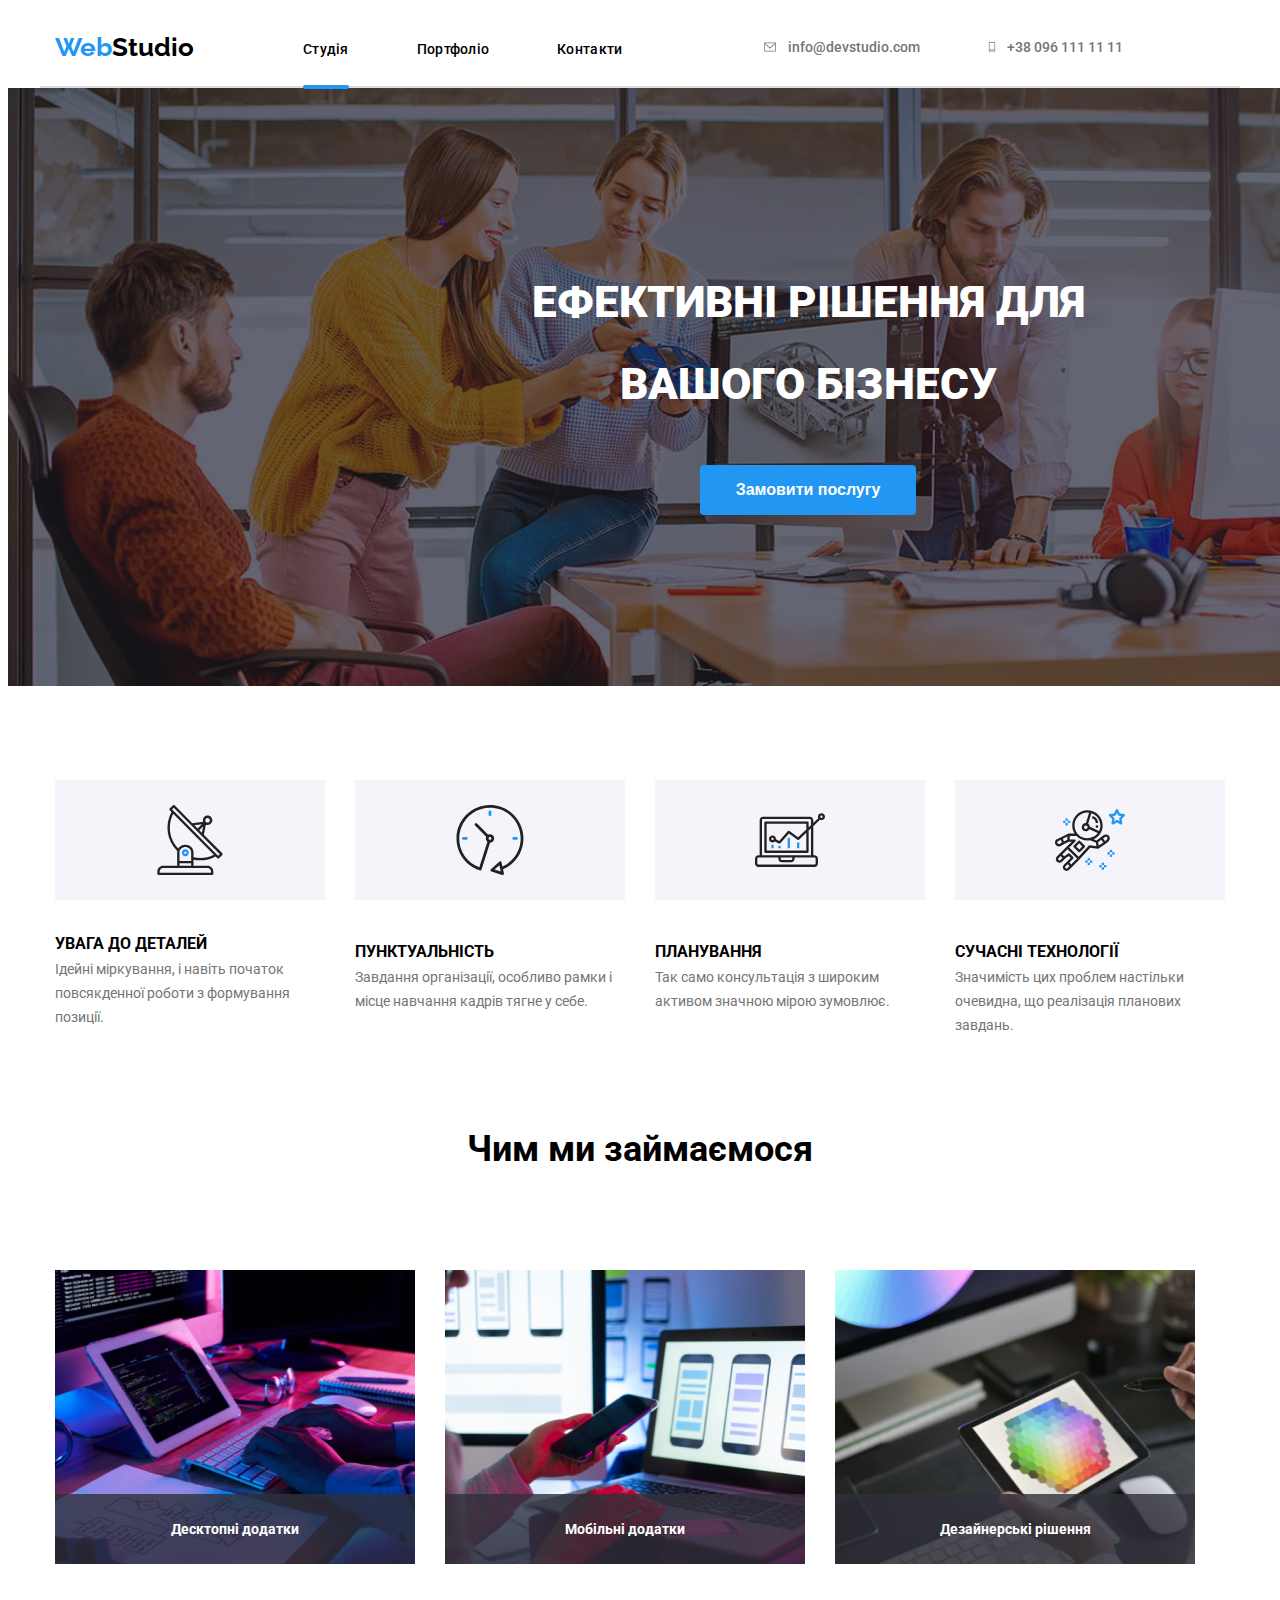
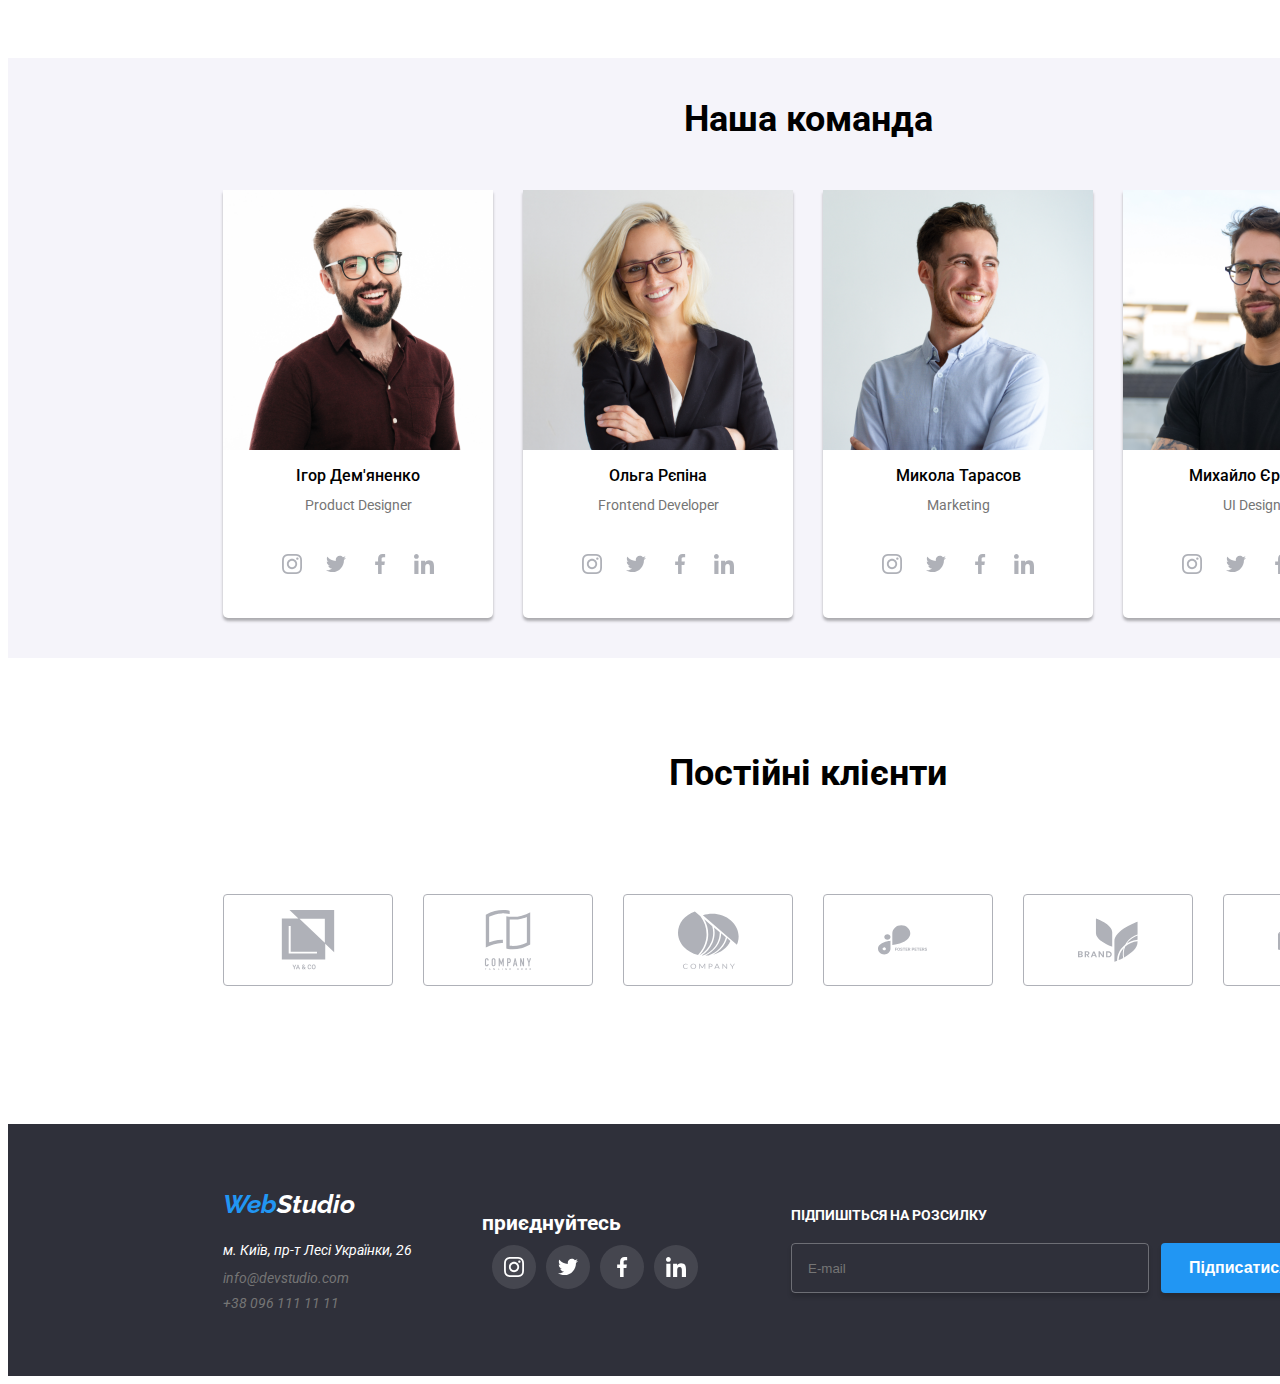
<file: index.html>
<!DOCTYPE html>
<html lang="uk">
  <head>
    <meta charset="UTF-8" />
    <meta name="viewport" content="width=device-width, initial-scale=1.0" />
    <title>ДЗ 26</title>
    <link rel="preconnect" href="https://fonts.googleapis.com" />
    <link rel="preconnect" href="https://fonts.gstatic.com" crossorigin />
    <link
      href="https://fonts.googleapis.com/css2?family=Raleway:ital,wght@0,700;1,700&family=Roboto:wght@400;500;700;900&display=swap"
      rel="stylesheet" />
    <link rel="stylesheet" href="./css/normalize.css" />
    <link rel="stylesheet" href="./css/style.css" />
  </head>
  <body>
    <header class="header">
      <div class="container header-flex">
        <nav class="header-navigation">
          <a class="header-logo" href="./portfolio.html"
            >Web<span class="studio">Studio</span></a
          >
          <ul class="header-nav-list">
            <li class="header-nav-item">
              <a class="header-nav-link current" href="./index.html">Студія</a>
            </li>
            <li class="header-nav-item">
              <a class="header-nav-link" href="./portfolio.html">Портфоліо</a>
            </li>
            <li class="header-nav-item">
              <a class="header-nav-link" href="./portfolio.html">Контакти</a>
            </li>
          </ul>
        </nav>
        <ul class="header-contact-list">
          <li class="header-contact-item">
            <svg class="contact-item" width="16" height="12">
              <use href="./img/sprite.svg#icon-gmail"></use>
            </svg>
            <a class="header-contact-link" href="mailto:info@devstudio.com"
              >info@devstudio.com</a
            >
          </li>
          <li class="header-contact-item">
            <svg class="contact-item" width="10" height="16">
              <use href="./img/sprite.svg#icon-smartphone"></use>
            </svg>
            <a class="header-contact-link" href="tel:+380961111111"
              >+38 096 111 11 11</a
            >
          </li>
        </ul>
      </div>
    </header>
    <main class="main">
      <section class="hero">
        <div class="container hero-flex">
          <h2 class="hero-title">
            ЕФЕКТИВНІ РІШЕННЯ ДЛЯ <span class="business">ВАШОГО БІЗНЕСУ</span>
          </h2>
          <button type="button" class="hero-btn btn-open" data-open-modal>
            Замовити послугу
          </button>
        </div>
      </section>
      <section class="advantages">
        <div class="container">
          <ul class="advantages-list">
            <li class="advantages-item-antenna">
              <h3 class="advantages-headline">УВАГА ДО ДЕТАЛЕЙ</h3>
              <p class="advantages-text">
                Ідейні міркування, і навіть початок повсякденної роботи з
                формування позиції.
              </p>
            </li>
            <li class="advantages-item-clock">
              <h3 class="advantages-headline">ПУНКТУАЛЬНІСТЬ</h3>
              <p class="advantages-text">
                Завдання організації, особливо рамки і місце навчання кадрів
                тягне у себе.
              </p>
            </li>
            <li class="advantages-item-computer">
              <h3 class="advantages-headline">ПЛАНУВАННЯ</h3>
              <p class="advantages-text">
                Так само консультація з широким активом значною мірою зумовлює.
              </p>
            </li>
            <li class="advantages-item-astronaut">
              <h3 class="advantages-headline">СУЧАСНІ ТЕХНОЛОГІЇ</h3>
              <p class="advantages-text">
                Значимість цих проблем настільки очевидна, що реалізація
                планових завдань.
              </p>
            </li>
          </ul>
        </div>
      </section>
      <section class="examples">
        <div class="container">
          <h2 class="examples-headline">Чим ми займаємося</h2>
          <ul class="examples-list">
            <li class="examples-item">
              <div class="example-item-wrapp">
              <img
                src="./img/work.png"
                alt="програмування"
                class="examples-img"
                width="200" />
                  <div class="example-item-wrapp-text">Десктопні додатки</div>
                </div>
            </li>
            <li class="examples-item">
              <div class="example-item-wrapp">
              <img
                src="./img/design.png"
                alt="дизайн"
                class="examples-img"
                width="200" />
                <div class="example-item-wrapp-text">Мобільні додатки</div>
              </div>
            </li>
            <li class="examples-item">
              <div class="example-item-wrapp">
              <img
                src="./img/colour.png"
                alt="огляд"
                class="examples-img"
                width="200" />
                <div class="example-item-wrapp-text">Дезайнерські рішення</div>
                </div>
            </li>
          </ul>
        </div>
      </section>
      <section class="team">
        <div class="container team-flex">
          <h2 class="team-headline-title">Наша команда</h2>
          <ul class="team-list">
            <li class="team-item">
              <figure class="team-examples">
                <img
                  src="./img/igor.png"
                  alt="Ігор Дем'яненко"
                  class="team-img"
                  width="200" />
                <figcaption class="team-signature">
                  <h3 class="team-name">Ігор Дем'яненко</h3>
                  <p class="team-text">Product Designer</p>
                </figcaption>
                <ul class="team-social-list">
                  <li class="team-social-item">
                    <a class="team-social-link" href="#1">
                      <svg class="team-social-icon" width="20" height="20">
                        <use href="./img/sprite.svg#icon-instagram"></use>
                      </svg>
                    </a>
                  </li>
                  <li class="team-social-item">
                    <a class="team-social-link" href="#1">
                      <svg class="team-social-icon" width="20" height="20">
                        <use href="./img/sprite.svg#icon-twitter"></use>
                      </svg>
                    </a>
                  </li>
                  <li class="team-social-item">
                    <a class="team-social-link" href="#1">
                      <svg class="team-social-icon" width="20" height="20">
                        <use href="./img/sprite.svg#icon-facebook"></use>
                      </svg>
                    </a>
                  </li>
                  <li class="team-social-item">
                    <a class="team-social-link" href="#1">
                      <svg class="team-social-icon" width="20" height="20">
                        <use href="./img/sprite.svg#icon-linkedin"></use>
                      </svg>
                    </a>
                  </li>
                </ul>
              </figure>
            </li>
            <li class="team-item">
              <figure class="team-examples">
                <img
                  src="./img/olga.png"
                  alt="Ольга Рєпіна"
                  class="team-img"
                  width="200" />
                <figcaption class="team-signature">
                  <h3 class="team-name">Ольга Рєпіна</h3>
                  <p class="team-text">Frontend Developer</p>
                </figcaption>
                <ul class="team-social-list">
                  <li class="team-social-item">
                    <a class="team-social-link" href="#1">
                      <svg class="team-social-icon" width="20" height="20">
                        <use href="./img/sprite.svg#icon-instagram"></use>
                      </svg>
                    </a>
                  </li>
                  <li class="team-social-item">
                    <a class="team-social-link" href="#1">
                      <svg class="team-social-icon" width="20" height="20">
                        <use href="./img/sprite.svg#icon-twitter"></use>
                      </svg>
                    </a>
                  </li>
                  <li class="team-social-item">
                    <a class="team-social-link" href="#1">
                      <svg class="team-social-icon" width="20" height="20">
                        <use href="./img/sprite.svg#icon-facebook"></use>
                      </svg>
                    </a>
                  </li>
                  <li class="team-social-item">
                    <a class="team-social-link" href="#1">
                      <svg class="team-social-icon" width="20" height="20">
                        <use href="./img/sprite.svg#icon-linkedin"></use>
                      </svg>
                    </a>
                  </li>
                </ul>
              </figure>
            </li>
            <li class="team-item">
              <figure class="team-examples">
                <img
                  src="./img/mykola.png"
                  alt="Микола Тарасов"
                  class="team-img"
                  width="200" />
                <figcaption class="team-signature">
                  <h3 class="team-name">Микола Тарасов</h3>
                  <p class="team-text">Marketing</p>
                </figcaption>
                <ul class="team-social-list">
                  <li class="team-social-item">
                    <a class="team-social-link" href="#1">
                      <svg class="team-social-icon" width="20" height="20">
                        <use href="./img/sprite.svg#icon-instagram"></use>
                      </svg>
                    </a>
                  </li>
                  <li class="team-social-item">
                    <a class="team-social-link" href="#1">
                      <svg class="team-social-icon" width="20" height="20">
                        <use href="./img/sprite.svg#icon-twitter"></use>
                      </svg>
                    </a>
                  </li>
                  <li class="team-social-item">
                    <a class="team-social-link" href="#1">
                      <svg class="team-social-icon" width="20" height="20">
                        <use href="./img/sprite.svg#icon-facebook"></use>
                      </svg>
                    </a>
                  </li>
                  <li class="team-social-item">
                    <a class="team-social-link" href="#1">
                      <svg class="team-social-icon" width="20" height="20">
                        <use href="./img/sprite.svg#icon-linkedin"></use>
                      </svg>
                    </a>
                  </li>
                </ul>
              </figure>
            </li>
            <li class="team-item">
              <figure class="team-examples">
                <img
                  src="./img/mykhailo.png"
                  alt="Михайло Єрмаков"
                  class="team-img"
                  width="200" />
                <figcaption class="team-signature">
                  <h3 class="team-name">Михайло Єрмаков</h3>
                  <p class="team-text">UI Designer</p>
                </figcaption>
                <ul class="team-social-list">
                  <li class="team-social-item">
                    <a class="team-social-link" href="#1">
                      <svg class="team-social-icon" width="20" height="20">
                        <use href="./img/sprite.svg#icon-instagram"></use>
                      </svg>
                    </a>
                  </li>
                  <li class="team-social-item">
                    <a class="team-social-link" href="#1">
                      <svg class="team-social-icon" width="20" height="20">
                        <use href="./img/sprite.svg#icon-twitter"></use>
                      </svg>
                    </a>
                  </li>
                  <li class="team-social-item">
                    <a class="team-social-link" href="#1">
                      <svg class="team-social-icon" width="20" height="20">
                        <use href="./img/sprite.svg#icon-facebook"></use>
                      </svg>
                    </a>
                  </li>
                  <li class="team-social-item">
                    <a class="team-social-link" href="#1">
                      <svg class="team-social-icon" width="20" height="20">
                        <use href="./img/sprite.svg#icon-linkedin"></use>
                      </svg>
                    </a>
                  </li>
                </ul>
              </figure>
            </li>
          </ul>
        </div>
      </section>
      <section class="regular-customers">
        <h2 class="regular-customers-title">Постійні клієнти</h2>
        <ul class="regular-customers-list">
          <li class="regular-customers-item">
            <svg class="regular-customers-icon" width="100" height="60">
              <use href="./img/sprite.svg#icon-yago"></use>
            </svg>
          </li>
          <li class="regular-customers-item">
            <svg class="regular-customers-icon" width="100" height="60">
              <use href="./img/sprite.svg#icon-tagline"></use>
            </svg>
          </li>
          <li class="regular-customers-item">
            <svg class="regular-customers-icon" width="100" height="60">
              <use href="./img/sprite.svg#icon-company"></use>
            </svg>
          </li>
          <li class="regular-customers-item">
            <svg class="regular-customers-icon" width="100" height="60">
              <use href="./img/sprite.svg#icon-fosterpeters"></use>
            </svg>
          </li>
          <li class="regular-customers-item">
            <svg class="regular-customers-icon" width="100" height="60">
              <use href="./img/sprite.svg#icon-brand"></use>
            </svg>
          </li>
          <li class="regular-customers-item">
            <svg class="regular-customers-icon" width="100" height="60">
              <use href="./img/sprite.svg#icon-taglinecpmpany"></use>
            </svg>
          </li>
        </ul>
      </section>
    </main>
    <footer class="footer">
      <div class="container footer-flex">
        <address class="footer-adress">
          <a class="footer-link" href="./portfolio.html"
            >Web<span class="footer-studio">Studio</span></a
          >
          <ul class="footer-list">
            <li class="footer-item">
              <p class="footer-item-text">м. Київ, пр-т Лесі Українки, 26</p>
            </li>
            <li class="footer-item-text-two">
              <a class="footer-info" href="mailto:info@devstudio.com"
                >info@devstudio.com</a
              >
            </li>
            <li class="footer-item-text-two">
              <a class="footer-info" href="tel:+380961111111"
                >+38 096 111 11 11</a
              >
            </li>
          </ul>
        </address>
        <div class="div">
          <h2 class="footer-title">приєднуйтесь</h2>
        <ul class="footer-social">
          <li class="footer-social-item">
            <a class="footer-social-link" href="#1">
              <svg class="footer-social-icon" width="20" height="20">
                <use href="./img/sprite.svg#icon-instagram"></use>
              </svg>
            </a>
          </li>
          <li class="footer-social-item">
            <a class="footer-social-link" href="#1">
              <svg class="footer-social-icon" width="20" height="20">
                <use href="./img/sprite.svg#icon-twitter"></use>
              </svg>
            </a>
          </li>
          <li class="footer-social-item">
            <a class="footer-social-link" href="#1">
              <svg class="footer-social-icon" width="20" height="20">
                <use href="./img/sprite.svg#icon-facebook"></use>
              </svg>
            </a>
          </li>
          <li class="footer-social-item">
            <a class="footer-social-link" href="#1">
              <svg class="footer-social-icon" width="20" height="20">
                <use href="./img/sprite.svg#icon-linkedin"></use>
              </svg>
            </a>
          </li>
        </ul>
      </div>
      <div class="footer-subscribe">
          <form action="" class="footer-subscribe-form">
            <label class="footer-subscribe-label">
              <span>Підпишіться на розсилку</span>
              <input
                class="footer-subscribe-input"
                type="email"
                required
                placeholder="E-mail"
              />
            </label>
            <div class="subscribe-btn-wrapp">
              <button class="footer-subscribe-btn">Підписатися</button>
              <svg class="footer-subscribe-icon">
                <use href="./img/sprite.svg#icon-send"></use>
              </svg>
            </div>
          </form>
        </div>
      </div>
      </div>
    </footer>
    <div class="backdrop is-hidden" data-modal>
      <div class="modal">
        <button class="btn modal-close-btn" data-close-modal>
          <svg class="modal-close-icon" width="18" height="18">
            <use href="./img/sprite.svg#close-icon"></use>
          </svg>
        </button>
        <p class="modal-title">Залиште свої дані, ми вам передзвонимо</p>
        <form class="modal-form">
          <label class="modal-form-label">
            <span>Ім'я</span>
            <div class="form-input-wrapp">
              <input type="text" required class="modal-form-input" />
              <svg class="form-input-icon">
                <use href="./img/sprite.svg#icon-name"></use>
              </svg>
            </div> </label
          ><label class="modal-form-label">
            <span>Телефон</span>
            <div class="form-input-wrapp">
              <input min="0" type="number" required class="modal-form-input" />
              <svg class="form-input-icon">
                <use href="./img/sprite.svg#icon-phone"></use>
              </svg>
            </div>
          </label>
          <label class="modal-form-label">
            <span>Пошта</span>
            <div class="form-input-wrapp">
              <input type="email" required class="modal-form-input" />
              <svg class="form-input-icon">
                <use href="./img/sprite.svg#icon-email"></use>
              </svg>
            </div> </label
          ><label class="modal-form-label">
            <span>Коментар</span>
            <textarea
              class="modal-form-textarea"
              placeholder="Введіть текст"
            ></textarea>
          </label>
          <label class="modal-form-label-checkbox">
            <input type="checkbox" required class="modal-form-checkbox" />
            <span
              >Погоджуюся з розсилкою та приймаю
              <a href="#!">Умови договору</a></span
            >
          </label>
          <button type="submit" class="modal-form-btn">Відправити</button>
        </form>
      </div>
    </div>
    <script src="./JavaS/modal.js"></script>
  </body>
</html>
</file>
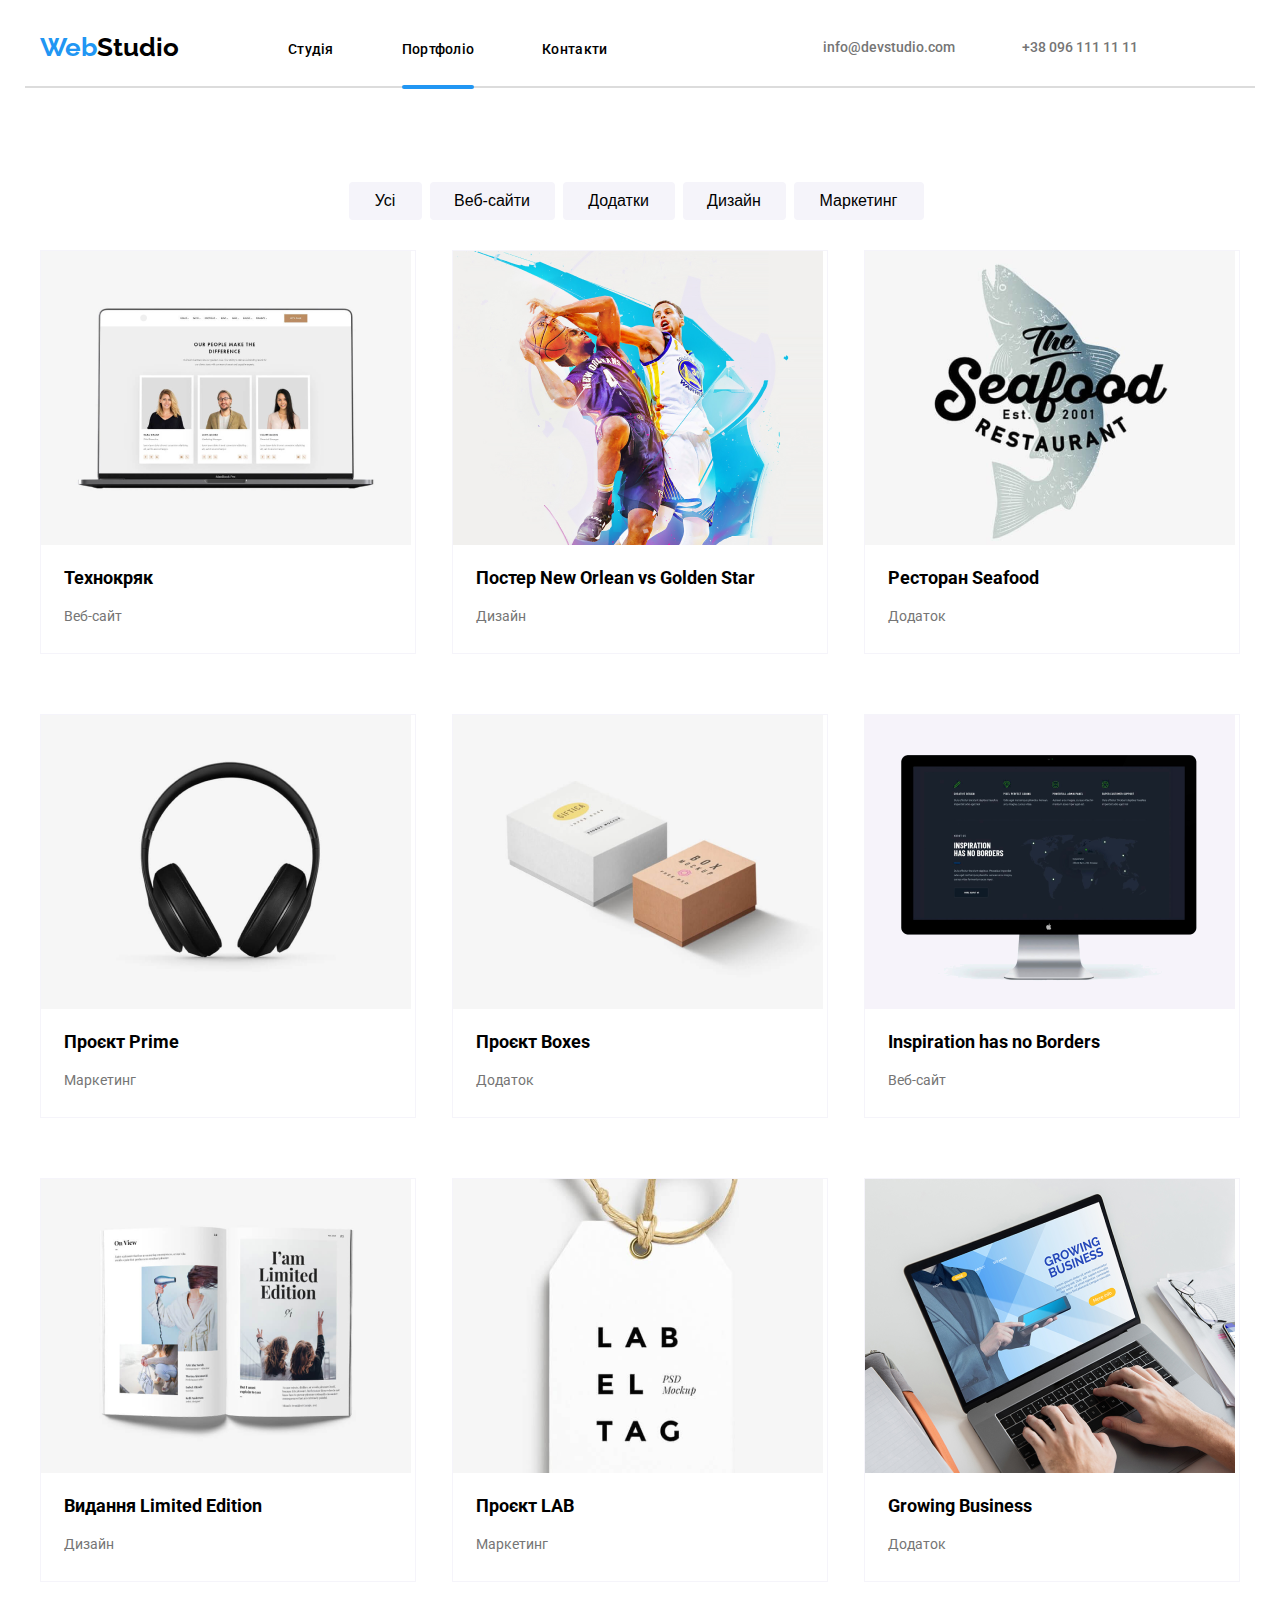
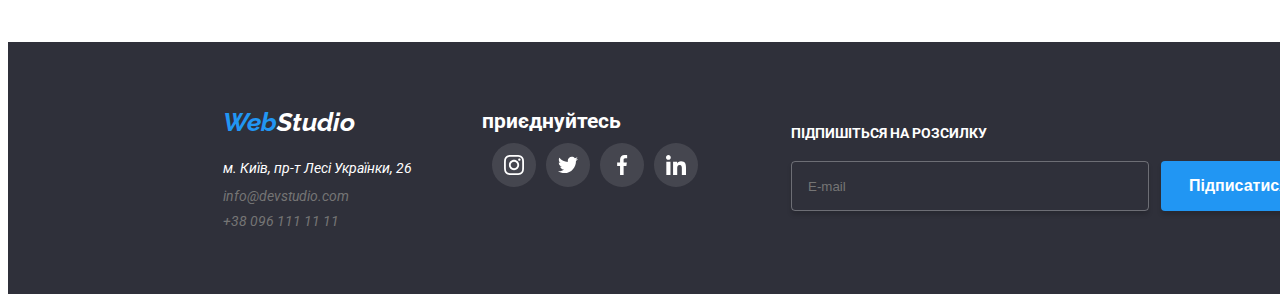
<file: portfolio.html>
<!DOCTYPE html>
<html lang="uk">
  <head>
    <meta charset="UTF-8" />
    <meta name="viewport" content="width=device-width, initial-scale=1.0" />
    <title>ДЗ 26</title>
    <link rel="preconnect" href="https://fonts.googleapis.com" />
    <link rel="preconnect" href="https://fonts.gstatic.com" crossorigin />
    <link
      href="https://fonts.googleapis.com/css2?family=Raleway:ital,wght@0,700;1,700&family=Roboto:wght@400;500;700;900&display=swap"
      rel="stylesheet" />
    <link rel="stylesheet" href="./css/normalize.css" />
    <link rel="stylesheet" href="./css/style.css" />
    <link rel="stylesheet" href="/index.html" />
  </head>
  <body>
    <header class="header">
    <div class="container-two header-flex">
      <nav class="header-navigation">
        <a class="header-logo" href="./portfolio.html">Web<span class="studio">Studio</span></a>
        <ul class="header-nav-list">
          <li class="header-nav-item"><a class="header-nav-link" href="./index.html">Студія</a></li>
          <li class="header-nav-item"><a class="header-nav-link current" href="./portfolio.html">Портфоліо</a></li>
          <li class="header-nav-item"><a class="header-nav-link" href="./portfolio.html">Контакти</a></li>
        </ul>
      </nav>
      <ul class="header-contact-list">
        <li class="header-contact-item">
          <a class="header-contact-link" href="mailto:info@devstudio.com">info@devstudio.com</a>
        </li>
        <li class="header-contact-item">
          <a class="header-contact-link" href="tel:+380961111111">+38 096 111 11 11</a>
        </li>
      </ul>
    </div>
  </header>
    <main>
      <section class="portfolio">
        <div class="container-two">
        <ul class="portfolio-filter-list">
          <li class="portfolio-filter-item">
            <button class="portfolio-filter-button one" type="button">Усі</button>
          </li>
          <li class="portfolio-filter-item">
            <button class="portfolio-filter-button two" type="button">Веб-сайти</button>
          </li>
          <li class="portfolio-filter-item">
            <button class="portfolio-filter-button three" type="button">Додатки</button>
          </li>
          <li class="portfolio-filter-item">
            <button class="portfolio-filter-button four" type="button">Дизайн</button>
          </li>
          <li class="portfolio-filter-item">
            <button class="portfolio-filter-button five" type="button">Маркетинг</button>
          </li>
        </ul>
        <ul class="portfolio-list">
          <li class="portfolio-item">
            <a class="portfolio-link" href="./img/img8.png">
              <div class="portfolio-overlay-box">
            <img
              src="./img/computer.png"
              alt="Огляд"
              class="portfolio-img"
              width="370" />
              <p class="portfolio-img-text">
                    Ресурс пропонує комплексні пропозиції з різним рівнем
                    функціоналу та сервісів. Все це дозволить відвідувачу
                    отримати вичерпні відомості про компанію чи приватну особу.
                  </p>
              </div>
              <h2 class="portfolio-headline">Технокряк</h2>
              <p class="portfolio-text">Веб-сайт</p></a
            >
          </li>
          <li class="portfolio-item">
            <a class="portfolio-link" href="./img/img9.png">
              <div class="portfolio-overlay-box">
            <img
              src="./img/sport.png"
              alt="Спорт"
              class="portfolio-img"
              width="370" />
              <p class="portfolio-img-text">
                    Ресурс пропонує комплексні пропозиції з різним рівнем
                    функціоналу та сервісів. Все це дозволить відвідувачу
                    отримати вичерпні відомості про компанію чи приватну особу.
                  </p>
                  </div>
              <h2 class="portfolio-headline">
                Постер New Orlean vs Golden Star
              </h2>
              <p class="portfolio-text">Дизайн</p></a
            >
          </li>
          <li class="portfolio-item">
            <a class="portfolio-link" href="./img/img10.png">
              <div class="portfolio-overlay-box">
            <img
              src="./img/logo.png"
              alt="Емблема"
              class="portfolio-img"
              width="370" />
              <p class="portfolio-img-text">
                    Ресурс пропонує комплексні пропозиції з різним рівнем
                    функціоналу та сервісів. Все це дозволить відвідувачу
                    отримати вичерпні відомості про компанію чи приватну особу.
                  </p>
                  </div>
              <h2 class="portfolio-headline">Ресторан Seafood</h2>
              <p class="portfolio-text">Додаток</p></a
            >
          </li>
          <li class="portfolio-item">
            <a class="portfolio-link" href="./img/img11.png">
              <div class="portfolio-overlay-box">
            <img
              src="./img/headphone.png"
              alt="Навушники"
              class="portfolio-img"
              width="370" />
              <p class="portfolio-img-text">
                    Ресурс пропонує комплексні пропозиції з різним рівнем
                    функціоналу та сервісів. Все це дозволить відвідувачу
                    отримати вичерпні відомості про компанію чи приватну особу.
                  </p>
                  </div>
              <h2 class="portfolio-headline">Проєкт Prime</h2>
              <p class="portfolio-text">Маркетинг</p></a
            >
          </li>
          <li class="portfolio-item">
            <a class="portfolio-link" href="./img/img12.png">
              <div class="portfolio-overlay-box">
            <img
              src="./img/boxes.png"
              alt="Коробки"
              class="portfolio-img"
              width="370" />
              <p class="portfolio-img-text">
                    Ресурс пропонує комплексні пропозиції з різним рівнем
                    функціоналу та сервісів. Все це дозволить відвідувачу
                    отримати вичерпні відомості про компанію чи приватну особу.
                  </p>
                  </div>
              <h2 class="portfolio-headline">Проєкт Boxes</h2>
              <p class="portfolio-text">Додаток</p></a
            >
          </li>
          <li class="portfolio-item">
            <a class="portfolio-link" href="./img/img13.png">
              <div class="portfolio-overlay-box">
            <img
              src="./img/screen.png"
              alt="Комп'ютер"
              class="portfolio-img"
              width="370" />
              <p class="portfolio-img-text">
                    Ресурс пропонує комплексні пропозиції з різним рівнем
                    функціоналу та сервісів. Все це дозволить відвідувачу
                    отримати вичерпні відомості про компанію чи приватну особу.
                  </p>
                  </div>
              <h2 class="portfolio-headline">Inspiration has no Borders</h2>
              <p class="portfolio-text">Веб-сайт</p></a
            >
          </li>
          <li class="portfolio-item">
            <a class="portfolio-link" href="./img/img14.png">
              <div class="portfolio-overlay-box">
            <img
              src="./img/book.png"
              alt="Книга"
              class="portfolio-img"
              width="370" />
              <p class="portfolio-img-text">
                    Ресурс пропонує комплексні пропозиції з різним рівнем
                    функціоналу та сервісів. Все це дозволить відвідувачу
                    отримати вичерпні відомості про компанію чи приватну особу.
                  </p>
                  </div>
              <h2 class="portfolio-headline">Видання Limited Edition</h2>
              <p class="portfolio-text">Дизайн</p></a
            >
          </li>
          <li class="portfolio-item">
            <a class="portfolio-link" href="./img/img15.png">
              <div class="portfolio-overlay-box">
            <img
              src="./img/tag.png"
              alt="Етикетка"
              class="portfolio-img"
              width="370" />
              <p class="portfolio-img-text">
                    Ресурс пропонує комплексні пропозиції з різним рівнем
                    функціоналу та сервісів. Все це дозволить відвідувачу
                    отримати вичерпні відомості про компанію чи приватну особу.
                  </p>
                  </div>
              <h2 class="portfolio-headline">Проєкт LAB</h2>
              <p class="portfolio-text">Маркетинг</p></a
            >
          </li>
          <li class="portfolio-item">
            <a class="portfolio-link" href="./img/img16.png">
              <div class="portfolio-overlay-box" >
            <img
              src="./img/write.png"
              alt="Робота"
              class="portfolio-img"
              width="370" />
              <p class="portfolio-img-text">
                    Ресурс пропонує комплексні пропозиції з різним рівнем
                    функціоналу та сервісів. Все це дозволить відвідувачу
                    отримати вичерпні відомості про компанію чи приватну особу.
                  </p>
                  </div>
              <h2 class="portfolio-headline">Growing Business</h2>
              <p class="portfolio-text">Додаток</p></a
            >
          </li>
        </ul>
        </div>
      </section>
    </main>
    <footer class="footer">
      <div class="container footer-flex">
        <address class="footer-adress">
          <a class="footer-link" href="./portfolio.html"
            >Web<span class="footer-studio">Studio</span></a
          >
          <ul class="footer-list">
            <li class="footer-item">
              <p class="footer-item-text">м. Київ, пр-т Лесі Українки, 26</p>
            </li>
            <li class="footer-item-text-two">
              <a class="footer-info" href="mailto:info@devstudio.com"
                >info@devstudio.com</a
              >
            </li>
            <li class="footer-item-text-two">
              <a class="footer-info" href="tel:+380961111111"
                >+38 096 111 11 11</a
              >
            </li>
          </ul>
        </address>
        <div class=" footer-social-wrapp">
          <h2 class="footer-title">приєднуйтесь</h2>
        <ul class="footer-social">
          <li class="footer-social-item">
            <a class="footer-social-link" href="#1">
              <svg class="footer-social-icon" width="20" height="20">
                <use href="./img/sprite.svg#icon-instagram"></use>
              </svg>
            </a>
          </li>
          <li class="footer-social-item">
            <a class="footer-social-link" href="#1">
              <svg class="footer-social-icon" width="20" height="20">
                <use href="./img/sprite.svg#icon-twitter"></use>
              </svg>
            </a>
          </li>
          <li class="footer-social-item">
            <a class="footer-social-link" href="#1">
              <svg class="footer-social-icon" width="20" height="20">
                <use href="./img/sprite.svg#icon-facebook"></use>
              </svg>
            </a>
          </li>
          <li class="footer-social-item">
            <a class="footer-social-link" href="#1">
              <svg class="footer-social-icon" width="20" height="20">
                <use href="./img/sprite.svg#icon-linkedin"></use>
              </svg>
            </a>
          </li>
        </ul>
      </div>
      <div class="footer-subscribe">
          <form action="" class="footer-subscribe-form">
            <label class="footer-subscribe-label">
              <span>Підпишіться на розсилку</span>
              <input
                class="footer-subscribe-input"
                type="email"
                required
                placeholder="E-mail"
              />
            </label>
            <div class="subscribe-btn-wrapp">
              <button class="footer-subscribe-btn">Підписатися</button>
              <svg class="footer-subscribe-icon">
                <use href="./img/sprite.svg#icon-send"></use>
              </svg>
            </div>
          </form>
        </div>
      </div>
      </div>
      </div>
    </footer>
  </body>
</html>
</file>
<file: css/style.css>
/* Змінні */

:root {
  --main-color: #212121;
  
  --second-color: #2196f3;
  
  --third-color: #757575;
  
  --fourth-color: #ffffff;
  
  --fifth-color: #000000;
}


/* Контейнер */

.container {
  width: 1200px;
  height: 100%;
  padding-left: 15px;
  padding-right: 15px;
  margin-left: auto;
  margin-right: auto;
}


/* Шрифти */

body {
  font-family: "Roboto", sans-serif;
  font-weight: 400;
  font-size: 14px;
  line-height: calc(16 / 14);
}
.header-logo {
  font-family: "Raleway";
  font-weight: 700;
  font-size: 26px;
  line-height: calc(31 / 26);
}
.header-nav-link {
  font-weight: 500;
  line-height: calc(16 / 14);
  color: #000000;
}
.header-contact-link {
  font-weight: 500;
  font-size: 14px;
  line-height: calc(16 / 14);
  color: #757575;
}
a:hover {
  color: #2196f3; /* Синій колір при наведенні */
  transition: all 1s;
}
.hero-flex {
  text-align: center;
  width: 1600px;
  height: 598px;
}
.hero-title {
  font-weight: 900;
  font-size: 44px;
  line-height: calc(129 / 44)  ;
  color: #ffffff;
  padding-top: 150px;
  padding-bottom: 34px;
}
.hero-btn {
  font-weight: 700;
  font-size: 16px;
  line-height: calc(30 / 16);
  padding-top: 19px;
  padding-bottom: 20px;
  padding-left: 33px;
  padding-right: 33px;
}
.hero-btn {
  height: 50px;
  width: 216px;
  margin-top: 30px;
  background-color: #2196f3; /* Голубий колір */
  border-radius: 4px; /* Заокруглені краї */
  color: white; /* Колір тексту */
  padding: 10px 20px; /* Відступи */
  border: none; /* Відсутність рамки */
  cursor: pointer; /* Зміна курсору при наведенні */
}
.hero-btn:hover {
  background-color: rgba(17, 77, 125, 1.00);
  transition: all 200ms;
}
.hero-button:active {
  background-color: #2196f3;
}
.business {
  display: block;
  line-height: 34px;
}
.advantages-headline {
  font-weight: 700;
}
.examples-headline {
  font-weight: 700;
  font-size: 36px;
  line-height: calc(42 / 36);
}
.example-item-wrapp-text {
  font-weight: 700;
  font-size: 14;
  line-height: calc(16/14);
  color: #ffffff;
}
.team-headline-title {
  font-weight: 700;
  font-size: 36px;
  line-height: calc(42 / 36);
}
.team-name {
  font-weight: 500;
  line-height: calc(19 / 14);
}
.team-text {
  line-height: calc(19 / 16);
}
.footer-link {
  font-family: "Raleway";
  font-weight: 700;
  font-size: 26px;
  line-height: calc(31 / 26);
}
.footer-item-text {
  line-height: calc(21 / 14);
}

.header-contact-item {
  font-weight: 500;
  line-height: calc(16 / 14);
}
.header-item {
  font-weight: 500;
  font-size: 14px;
  line-height: calc(16 / 14);
}
.portfolio-filter-button {
  font-weight: 500;
  font-size: 16px;
  line-height: calc(26 / 16);
}
.portfolio-headline {
  font-weight: 700;
  font-size: 18px;
  line-height: calc(36 / 18);
  color: #000000;
}
.portfolio-text {
  line-height: calc(30 / 14);
  color: #757575;
}
.footer-link {
  font-family: "Raleway";
  font-weight: 700;
  font-size: 26px;
  line-height: calc(31 / 26);
}
.footer-item {
  line-height: calc(21 / 14);
}
.hero-button {
  margin-top: 54px;
}
.advantages-list {
  margin-top: 94px;
}
.examples {
  margin-top: 94px;
}
.team {
  margin-top: 94px;
}
.regular-customers-title {
  font-weight: 700;
  font-size: 36px;
  line-height: calc(42/36);
}
.footer-title {
  font-weight: 700;
  color: #ffffff;
}


/* Секція "HEADER" */

.header-flex {
  display: flex;
  justify-content: space-between; /* Всі елементи в ряду, рівномірно розподіляючи простір між ними */
  align-items: center; 
  border-bottom: 2px solid gainsboro;
}
.header-navigation {
  display: flex; 
}
.header-contact-list {
  display: flex; 
}
.header-nav-item, .header-contact-item {
  margin-left: 15px; /* Зовнішній відступ між елементами */
}
.header-logo {
  margin-right: auto; 
}
.header-nav-list {
  display: flex;
  margin-top: 9px;
  margin-left: 94px;
  padding-right: px;
}
.header-nav-link {
  margin-right: 53px;
}
.header-logo {
  margin: auto;
}
.header {
  height: 80px;
}
.header-contact-list {
  margin-right: 50px;
}
.header-contact-link {
  margin-right: 52px;
}
.header-contact-item {
  padding: 15, 0;
  display: flex;
  align-items: center;
  gap: 10px;
}
.header-contact-item:is(:hover, :focus) .contact-item {
  fill: #2196f3;
  transition: all 1s;
}
.contact-item {
  fill: #757575;
}

.header-nav-link {
  position: relative;
  color: inherit;
  padding: 32px 0;
  letter-spacing: 0.02em;
  transition: color var(--fifth-color) var(--second-color);
}

.header-nav-link.current::after {
  content: ' ';
  position: absolute;
  display: block;
  bottom: 0;
  width: 100%;
  height: 4px;
  border-radius: 2px;
  background-color: #2196f3;
}


/* Секція HERO */

.hero {
  width: 1600px;
  height: 598px;
  margin: 0 auto;
  background-image: linear-gradient(to right, rgba(0, 0, 0, 0.5), rgba(255, 255, 255, 0.5));
  background-image: url(../img/people.png);
  background-repeat: no-repeat;
}


/* Секція "ADVANTAGES" */

.advantages-list {
  display: flex;
}
.advantages-text {
  height: 98px;
  width: 270px;
  margin-right: 30px;
}
.advantages {
  height: 98px;
  line-height: 1.71;
}
.advantages-text {
  color: #757575;
}
.advantages-item-antenna::before {
  content: " ";
  display: flex;
  width: 270px;
  height: 120px;
  margin-bottom: 30px;
  background-color: #F5F4FA;
  background-image: url(../img/antenna.svg);
  background-repeat: no-repeat;
}
.advantages-item-clock::before {
  content: " ";
  display: inline-block;
  width: 270px;
  height: 120px;
  margin-bottom: 30px;
  background-color: #F5F4FA;
  background-image: url(../img/clock.svg);
  background-repeat: no-repeat;
}
.advantages-item-computer::before {
  content: " ";
  display: inline-block;
  width: 270px;
  height: 120px;
  margin-bottom: 30px;
  background-color: #F5F4FA;
  background-image: url(../img/computer.svg);
  background-repeat: no-repeat;
}
.advantages-item-astronaut::before {
  content: " ";
  display: inline-block;
  width: 270px;
  height: 120px;
  margin-bottom: 30px;
  background-color: #F5F4FA;
  background-image: url(../img/astronaut.svg);
  background-repeat: no-repeat;
}


/* Секція "EXAMPLES" */

.examples {
  text-align: center;
  margin-top: 250px;
}
.examples-list {
  display: flex;
  justify-content: center; /* Центрую картинки горизонтально */
  margin-top: 50px;
  position: relative;
}
.examples-item {
  margin-right: 30px; /* Відступ між картинками */
  position: relative;
}
.examples-img {
  margin-top: 50px;
  margin-right: 30px;
  width: 370px; 
  height: 294px; 
}
.examples-item-wrapp {
  display: flex;
  position: relative;
}
/* .position-element {
  position: absolute;
  bottom: 30px;
  left: 107px;
} */

.example-item-wrapp-text {
  position: absolute;
  bottom: 0;
  background-color: rgba(47, 48, 58, 0.8); /* Синій колір з прозорістю 50% */
  width: 100%;
  height: 70px;
  display: flex;
  align-items: center;
  justify-content: center;
  /* height: 100px; */
  /* text-align: center; */
  /* align-items: center; */
}


/* Секція "TEAM" */

.team-flex {
  display: flex;
  flex-direction: column;
  justify-content: center;
  align-items: center;
  height: 600px;
  width: 1600px;
  background-color: #F5F4FA;
}
.team-list {
  display: flex;
  gap: 30px;
}
.team-item {
  display: flex;
  flex-direction: column;
  align-items: center;
  text-align: center;
  margin-top: 50px; /* Відступ до картинок */
}
.team-img {
  margin-bottom: 15px;
  height: 260px;
  width: 270px;
}
.team-text {
  margin-top: 10px;
  color: #757575;
  margin-bottom: 28px;
}
.team-examples {
  height: 428px;
  width: 270px;
  background-color: #ffffff;
  box-shadow: 0 3px 3px rgba(0, 0, 0, 0.3);
  border-bottom-left-radius: 5px;
  border-bottom-right-radius: 5px;
}
.team-social-list {
  display: flex;
  justify-content: center;
}
.team-social-link {
  display: flex;
  align-items: center;
  justify-content: center;
  width: 100%;
  height: 100%;
}
.team-social-item {
  height: 44px;
  width: 44px;
  border-radius: 50px;
}
.team-social-item:is(:hover, :focus) {
  background-color: #2196f3;
  transition: all 1.5s;
}
.team-social-item:is(:hover, :focus) .team-social-icon {
  fill: #ffffff;
}
.team-social-icon {
  fill: #AFB1B8;
}


/* Секція regular-customers */

.regular-customers {
  height: 372px;
  width: 1600px;
  margin: 0 auto;
}
.regular-customers-title {
  display: flex;
  align-items: center;
  justify-content: center;
  margin-top: 94px;
}
.regular-customers-list {
  margin: auto;
  display: flex;
  justify-content: center;
  margin-top: 100px;
  gap: 30px;
}
.regular-customers-item {
  display: flex;
  align-items: center;
  justify-content: center;
  width: 170px;
  height: 92px;
  border: 1px solid #AFB1B8;
  border-radius: 4px;
  cursor: pointer;
}
.regular-customers-icon {
  fill: #AFB1B8;
}
.regular-customers-item:is(:hover, :focus) .regular-customers-icon {
  fill: #2196f3;
  transition: all 1s;
}
.regular-customers-item:hover {
  border: solid #2196f3;
  transition: all 1s;
}


/* Секція "FOOTER" */

.footer {
  width: 1600px;
  height: 252px;
  background-color: #2F303A;
  margin: auto;
}
.footer-flex {
  display: flex;
}
.footer-link {
  color: #2196f3;
}
.footer-studio {
  color: white;
}
.footer-item {
  margin-top: 20px;
}
.footer-item-text {
  color: #ffffff;
}
.footer-item-text-two {
  margin-top: 9px;
}
.footer-info {
  color: #757575;
}
.footer-flex {
  align-items: center;
}
.footer-social {
  display: flex;
}
/* .footer-title {
  margin-left: 50px;
} */
/* .footer-social-item {
  margin-top: 150px;
} */
.footer-adress {
  margin-right: 70px;
}
.footer-social-link {
  display: flex;
  align-items: center;
  justify-content: center;
  width: 100%;
  height: 100%;
}
.footer-social-item {
  height: 44px;
  width: 44px;
  background-color: rgba(255, 255, 255, 0.11);
  border-radius: 50px;
  margin-left: 10px;
}
.footer-social-item:is(:hover, :focus) {
  background-color: rgba(33, 150, 243, 1.00);
  border-radius: 50px;
  transition: all 1s;
}
.footer-social-item:is(:hover, :focus) .footer-social-icon {
  fill: #ffffff;
}
.footer-social-icon {
  fill: #ffffff;
}
.footer-title {
  margin-bottom: 10px;
}
.footer-social-wrapp {
  margin-bottom: 40px;
}

.footer-subscribe {
  margin-left: 93px;
}

.footer-subscribe-form {
  display: flex;
  align-items: end;
}

.footer-subscribe-label {
  display: flex;
  flex-direction: column;
}

.footer-subscribe-label > span {
  margin-bottom: 20px;
  text-transform: uppercase;
  color:#ffffff;
  font-size: 14px;
  font-weight: 700;
  line-height: calc(16 / 14);
}

.footer-subscribe-input {
  width: 358px;
  height: 50px;
  padding: 15px 16px;
  margin-right: 12px;
  border: 1px solid rgba(255, 255, 255, 0.3);
  border-radius: 4px;
  box-shadow: 0px 4px 4px 0px rgba(0, 0, 0, 0.15);
  background-color: transparent;
  color:#757575;
}
.subscribe-btn-wrapp {
  position: relative;
}
.footer-subscribe-btn {
  width: 200px;
  height: 50px;
  padding: 10px 28px;
  text-align: left;
  background-color: #2196f3;
  color:#ffffff;
  border-radius: 4px;
  box-shadow: 0px 4px 4px 0px rgba(0, 0, 0, 0.15);
  font-size: 16px;
  font-weight: 700;
  line-height: calc(30 / 16);
}

.footer-subscribe-icon {
  position: absolute;
  right: 28px;
  top: 13px;
  width: 24px;
  height: 24px;
  fill: #ffffff;
}

.footer-subscribe-btn:hover {
  background-color: rgba(17, 77, 125, 1.00);
  transition: all 200ms;
}
.footer-subscribe-btn:active {
  background-color: #2196f3;
}



/* Секція "PORTFOLIO" */

.container-two {
  width: 1230px;
  height: 100%;
  padding-left: 15px;
  padding-right: 15px;
  margin-left: auto;
  margin-right: auto;
}
.portfolio {
  display: flex;
  margin-top: 94px;
  flex-direction: column;
  align-items: center;
}
.portfolio-filter-list {
  display: flex;
  justify-content: center;
  padding: 0;
}
.portfolio-filter-item {
  margin-right: 8px;
}
.portfolio-filter-button {
  background-color: #F5F4FA;
  border-radius: 4px;
  border: none;
  padding: 10px 20px;
  color: #000000;
  cursor: pointer;
  transition: background-color 0.3s, color 0.3s;
}
.portfolio-filter-button:hover {
  background-color: #2196f3;
  color: white;
  box-shadow: 0 3px 3px rgba(0, 0, 0, 0.3);
}
.portfolio-list {
  display: flex;
  flex-wrap: wrap;
  justify-content: space-between; 
  margin-top: 30px;
}
.portfolio-item {
  width: 364px; 
  height: 404px; 
  margin-bottom: 60px; /* Відступ між картинками */
  border: 1px solid #F5F4FA; 
  border-radius: none; 
}
.portfolio-item:hover {
  box-shadow: 0 3px 3px rgba(0, 0, 0, 0.3);
  transition:  0.4s;
}
.portfolio-headline {
  margin-left: 23px;
  margin-top: 15px;
}
.portfolio-text {
  margin-left: 23px;
  margin-top: 5px;
}
.one {
  height: 38px;
  width: 73px;
  display: flex;
  justify-content: center; /* Текст по горизонталі посередині кнопки */
  align-items: center; /* Текст по вертикалі посередині кнопки */
}
.two {
  height: 38px; 
  width: 125px; 
  display: flex;
  justify-content: center; /* Текст по горизонталі посередині кнопки */
  align-items: center; /* Текст по вертикалі посередині кнопки */
}
.three {
  height: 38px;
  width: 112px;
  display: flex;
  justify-content: center; /* Текст по горизонталі посередині кнопки */
  align-items: center; /* Текст по вертикалі посередині кнопки */
}
.four {
  height: 38px;
  width: 103px;
  display: flex;
  justify-content: center; /* Текст по горизонталі посередині кнопки */
  align-items: center; /* Текст по вертикалі посередині кнопки */
}
.five {
  height: 38px;
  width: 130px;
  display: flex;
  justify-content: center; /*Текст по горизонталі посередині кнопки */
  align-items: center; /* Текст по вертикалі посередині кнопки */
}

.portfolio-overlay-box {
  position: relative;
  overflow: hidden;
}

.portfolio-img-text {
  position: absolute;
  left: 0;
  top: 0;
  width: 100%;
  height: 100%;
  padding: 63px 24px;
  transform: translateY(100%);
  background-color: rgba(33, 150, 243, 0.90);
  
  color: var(--fourth-color);
  font-size: 18px;
  line-height: calc(28/18);
  
}

.portfolio-item:is(:hover, :focus) .portfolio-img-text {
  transform: translateY(0%);
  transition: all 1s;
}

/* Доповнення до лінків */

.studio {
  color: #000000;
}
.header-logo {
  color: #2196f3;
}


/* Техніка грід */

.portfolio-item {
  flex-basis: calc((100% - 72px) / 3);
}


/* Модальне вікно */

/* MODAL */
.backdrop {
  position: fixed;
  top: 0;
  left: 0;
  width: 100%;
  height: 100%;
  background-color: rgba(0, 0, 0, 0.5);
  opacity: 1;
}

.backdrop.is-hidden {
  opacity: 0;
  pointer-events: none;
}

.no-scroll {
  overflow: hidden;
}

.modal {
  position: absolute;
  top: 50%;
  left: 50%;
  width: 528px;
  height: 581px;
  padding: 40px;
  background-color: #ffffff;
  transform: translate(-50%, -50%);
  transition: transform var(--duration) var(--cubic);
}

.backdrop.is-hidden .modal {
  transform: translate(-50%, -50%) scale(0);
}

.backdrop .modal {
  transform: translate(-50%, -50%) scale(1);
}

.modal-title {
  margin-bottom: 14px;
  text-align: center;
  font-size: 20px;
  font-weight: 700;
  line-height: calc(23 / 20);
}

.modal-close-btn {
  position: absolute;
  display: flex;
  align-items: center;
  justify-content: center;
  top: 8px;
  right: 8px;
  width: 30px;
  height: 30px;
  border-radius: 50%;
  border: 1px solid rgba(0, 0, 0, 0.1);
}

.modal-close-btn:is(:hover, :focus) > .modal-close-icon {
  fill: #2196f3;
}

.modal-close-icon {
  fill: #212121;
}

.form-input-icon {
  fill: #000000;
}

.modal-form {
  display: flex;
  flex-direction: column;
  gap: 10px;
}
.modal-form-label {
  display: flex;
  flex-direction: column;
}

.modal-form-label > span {
  margin-bottom: 4px;
  color: #757575;
  font-weight: 400;
}

.modal-form-input {
  height: 40px;
  width: 100%;
  padding-left: 42px;
  border: 1px solid rgba(33, 33, 33, 0.2);
  border-radius: 4px;
}

.modal-form-input:is(:hover, :focus),
.modal-form-input:is(:hover, :focus) + .form-input-icon {
  border-color: #2196f3;
  fill: #2196f3;
}

.form-input-wrapp {
  position: relative;
}

.form-input-icon {
  position: absolute;
  left: 13px;
  top: 25%;
  width: 18px;
  height: 18px;
}

.modal-form-textarea {
  width: 100%;
  height: 120px;
  margin-bottom: 10px;
  padding: 12px 16px;
  border: 1px solid rgba(33, 33, 33, 0.2);
  border-radius: 4px;
  outline: none;
  resize: none;
  font-family: Roboto, sans-serif;
  font-size: 12px;
  font-weight: 400;
  line-height: 14px;
}

.modal-form-textarea:is(:hover, :focus) {
  border-color: #2196f3;
}

.modal-form-label-checkbox {
  display: flex;
  align-items: center;
  margin: 0 auto 20px;
}

.modal-form-label-checkbox > span {
  color:#757575;
}

.modal-form-label-checkbox a {
  color: #2196f3;
}

.modal-form-checkbox {
  border: 1px solid #212121;
}

.modal-form-btn {
  width: 200px;
  height: 50px;
  margin: 0 auto;
  color:#ffffff;
  background-color:#2196f3;
  border-radius: 4px;
  box-shadow: 0px 4px 4px 0px rgba(0, 0, 0, 0.15);
}
.modal-form-btn:hover {
  background-color: rgba(17, 77, 125, 1.00);
  transition: all 200ms;
}
.modal-form-btn:active {
  background-color: #2196f3;
}
</file>
